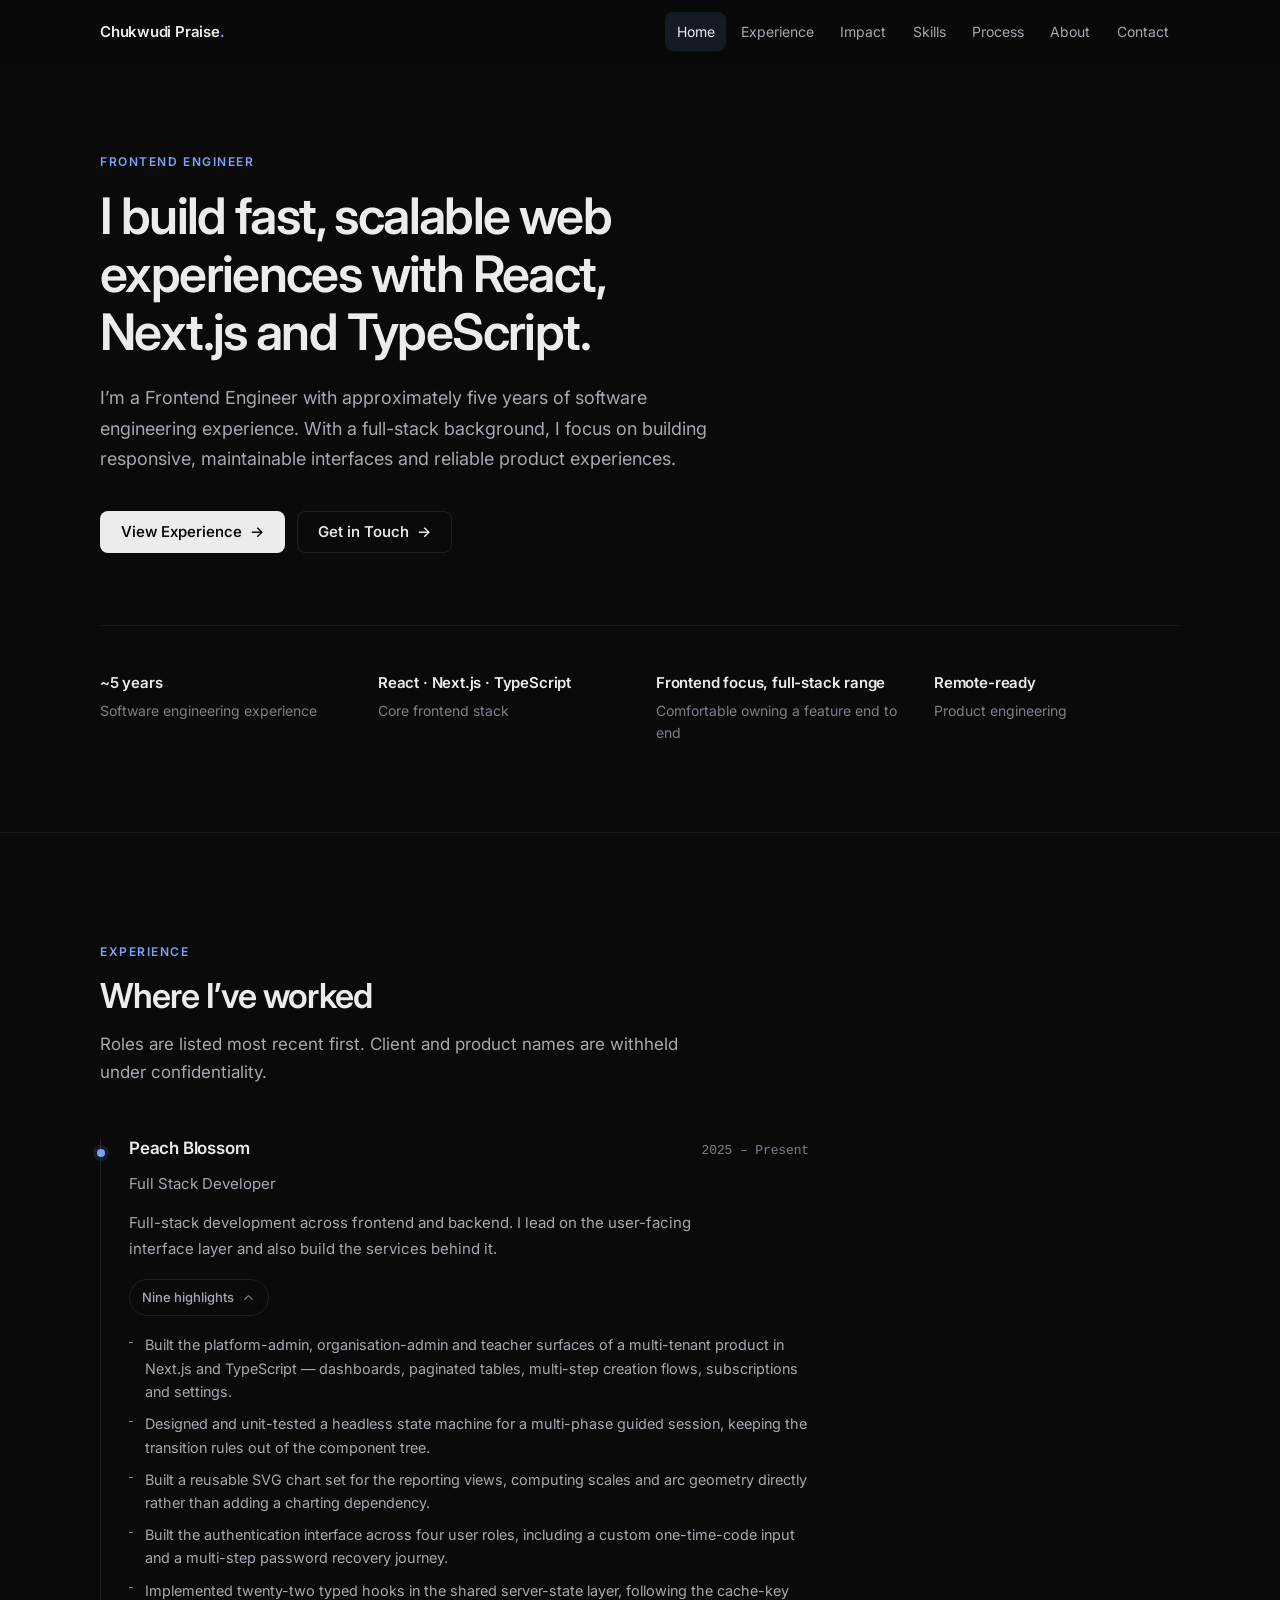
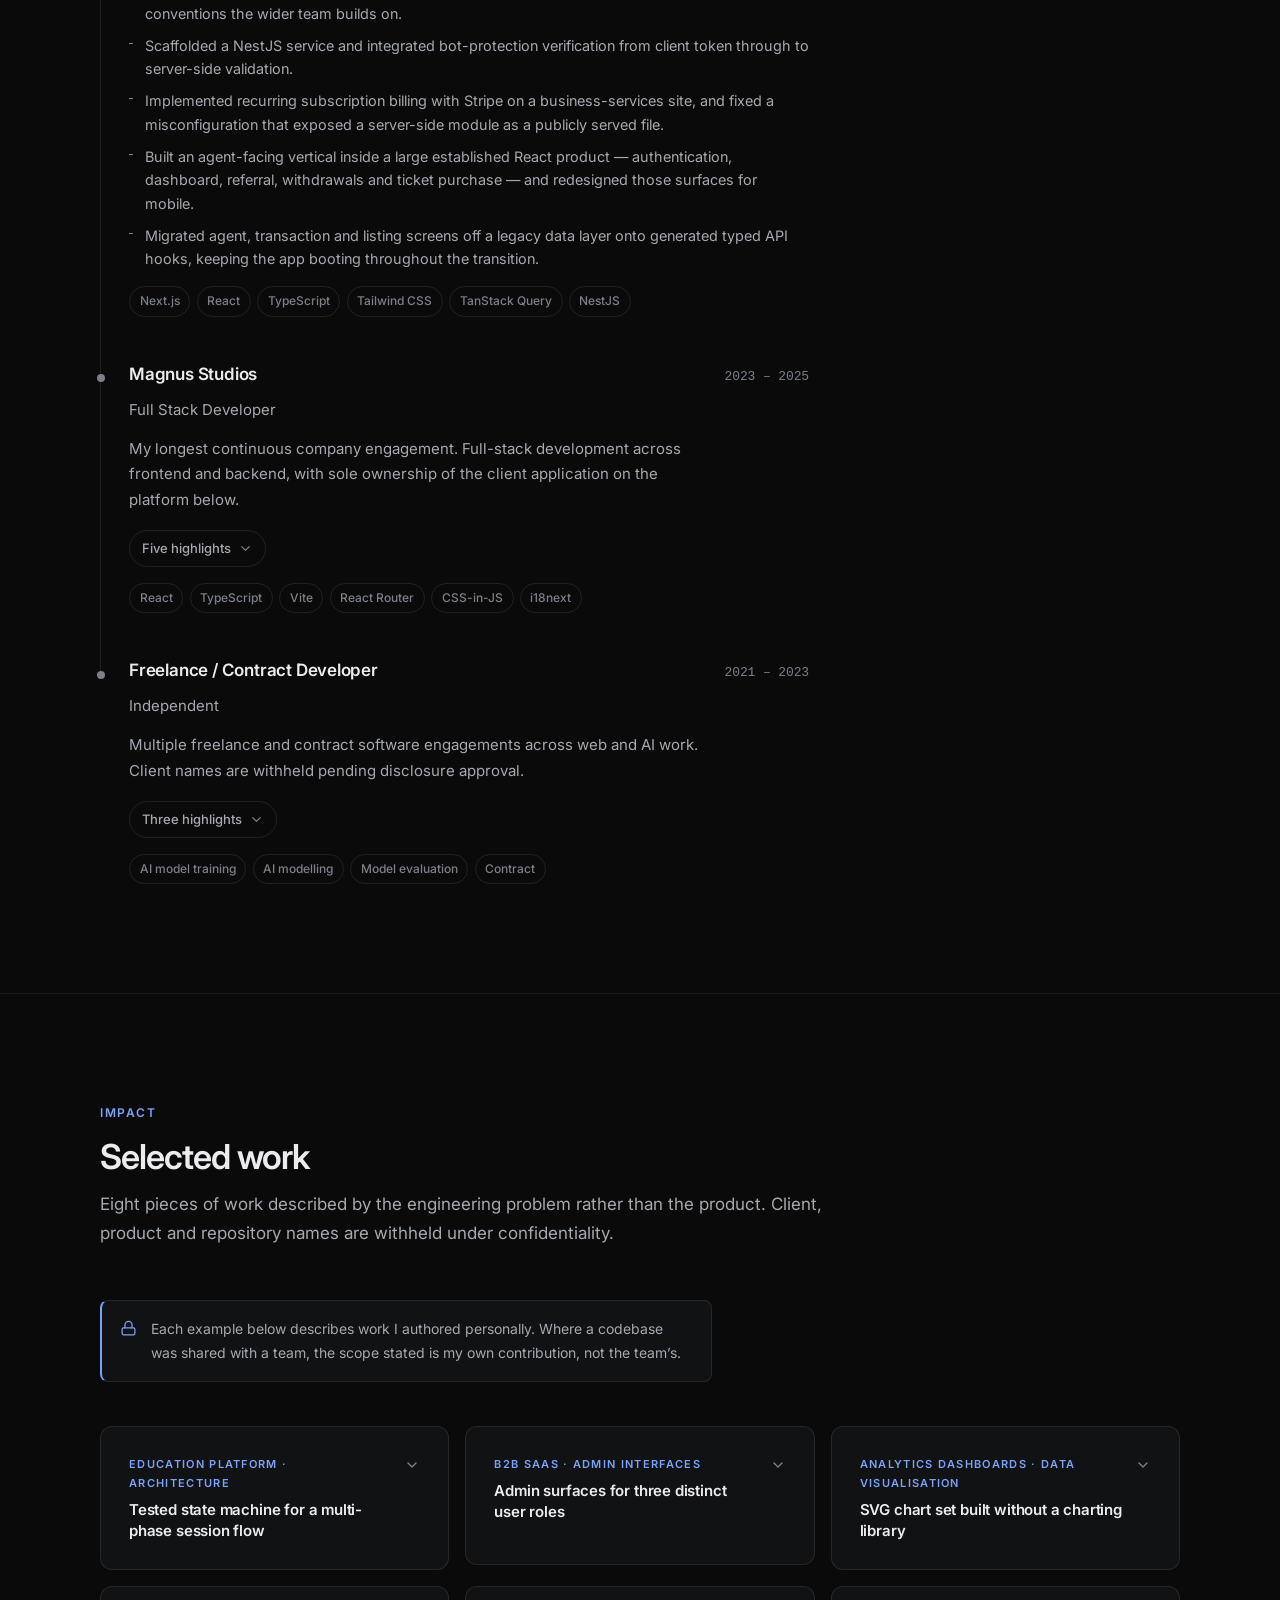
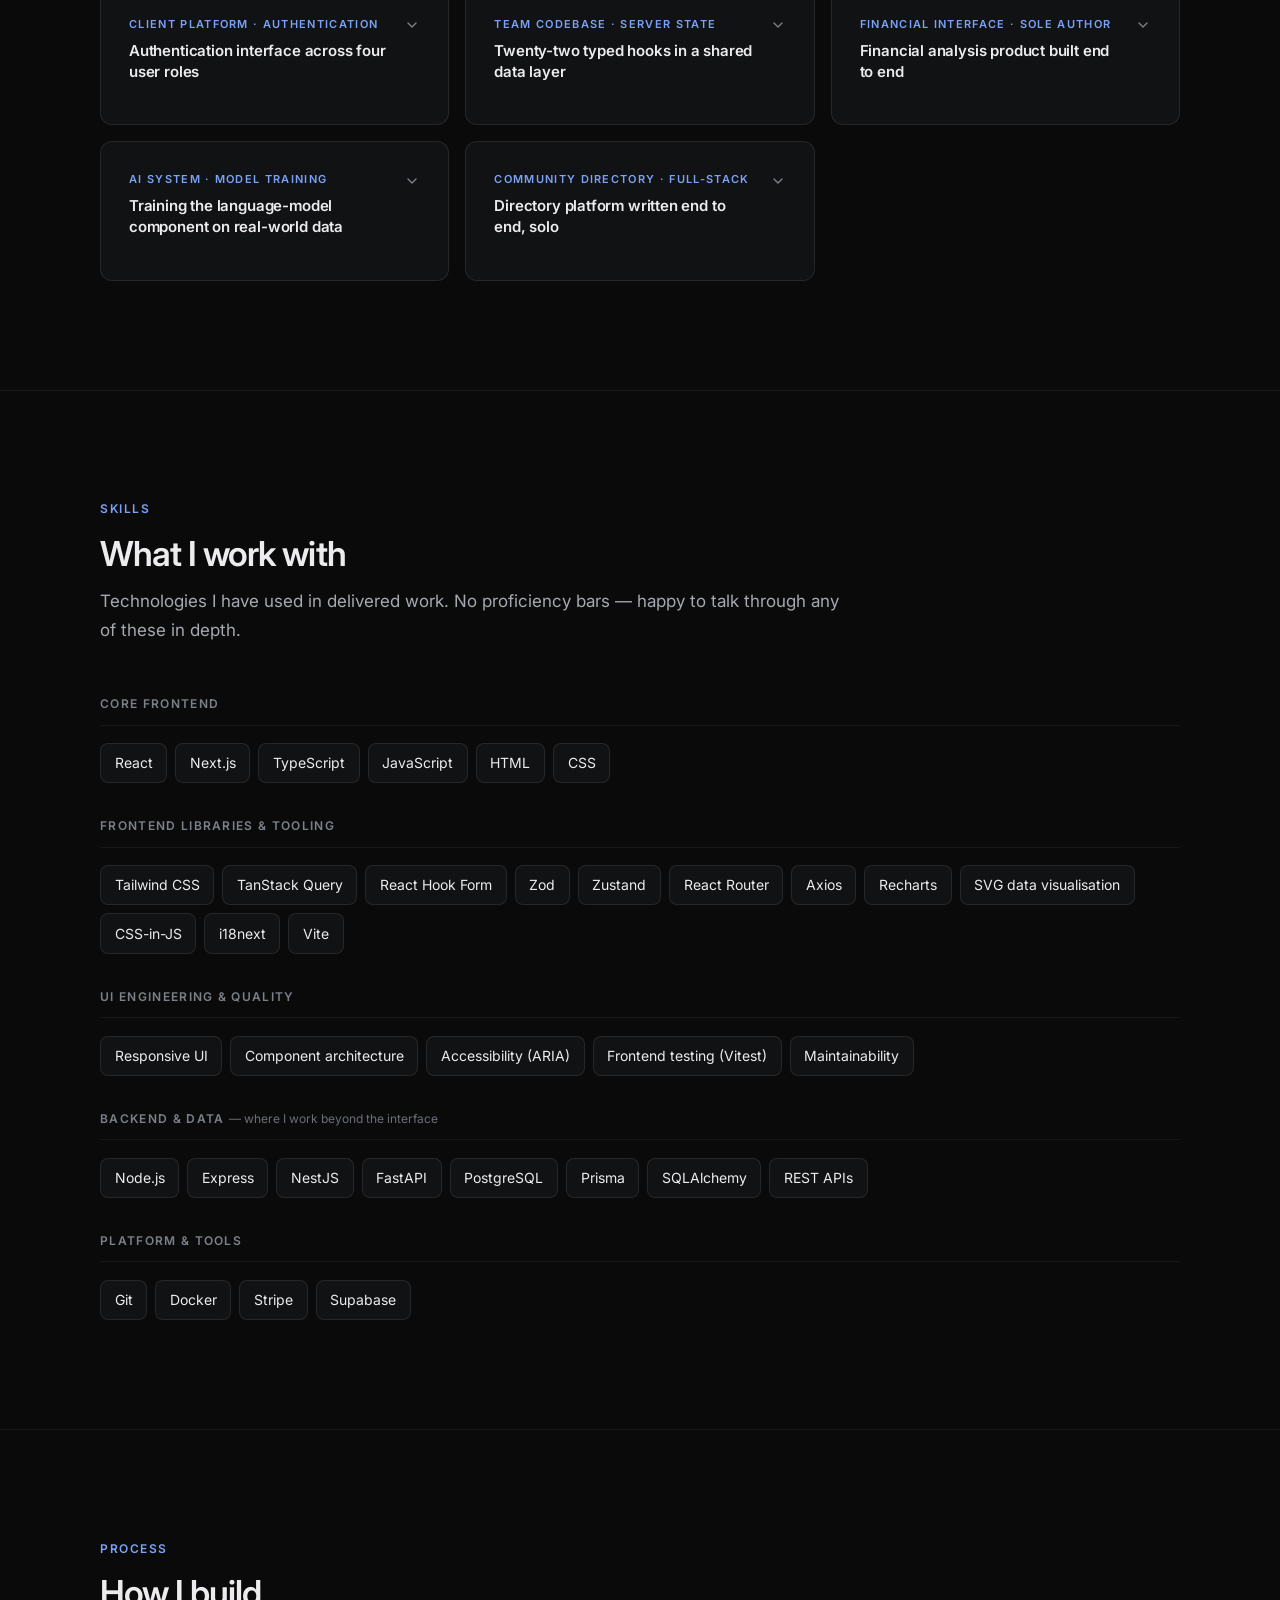
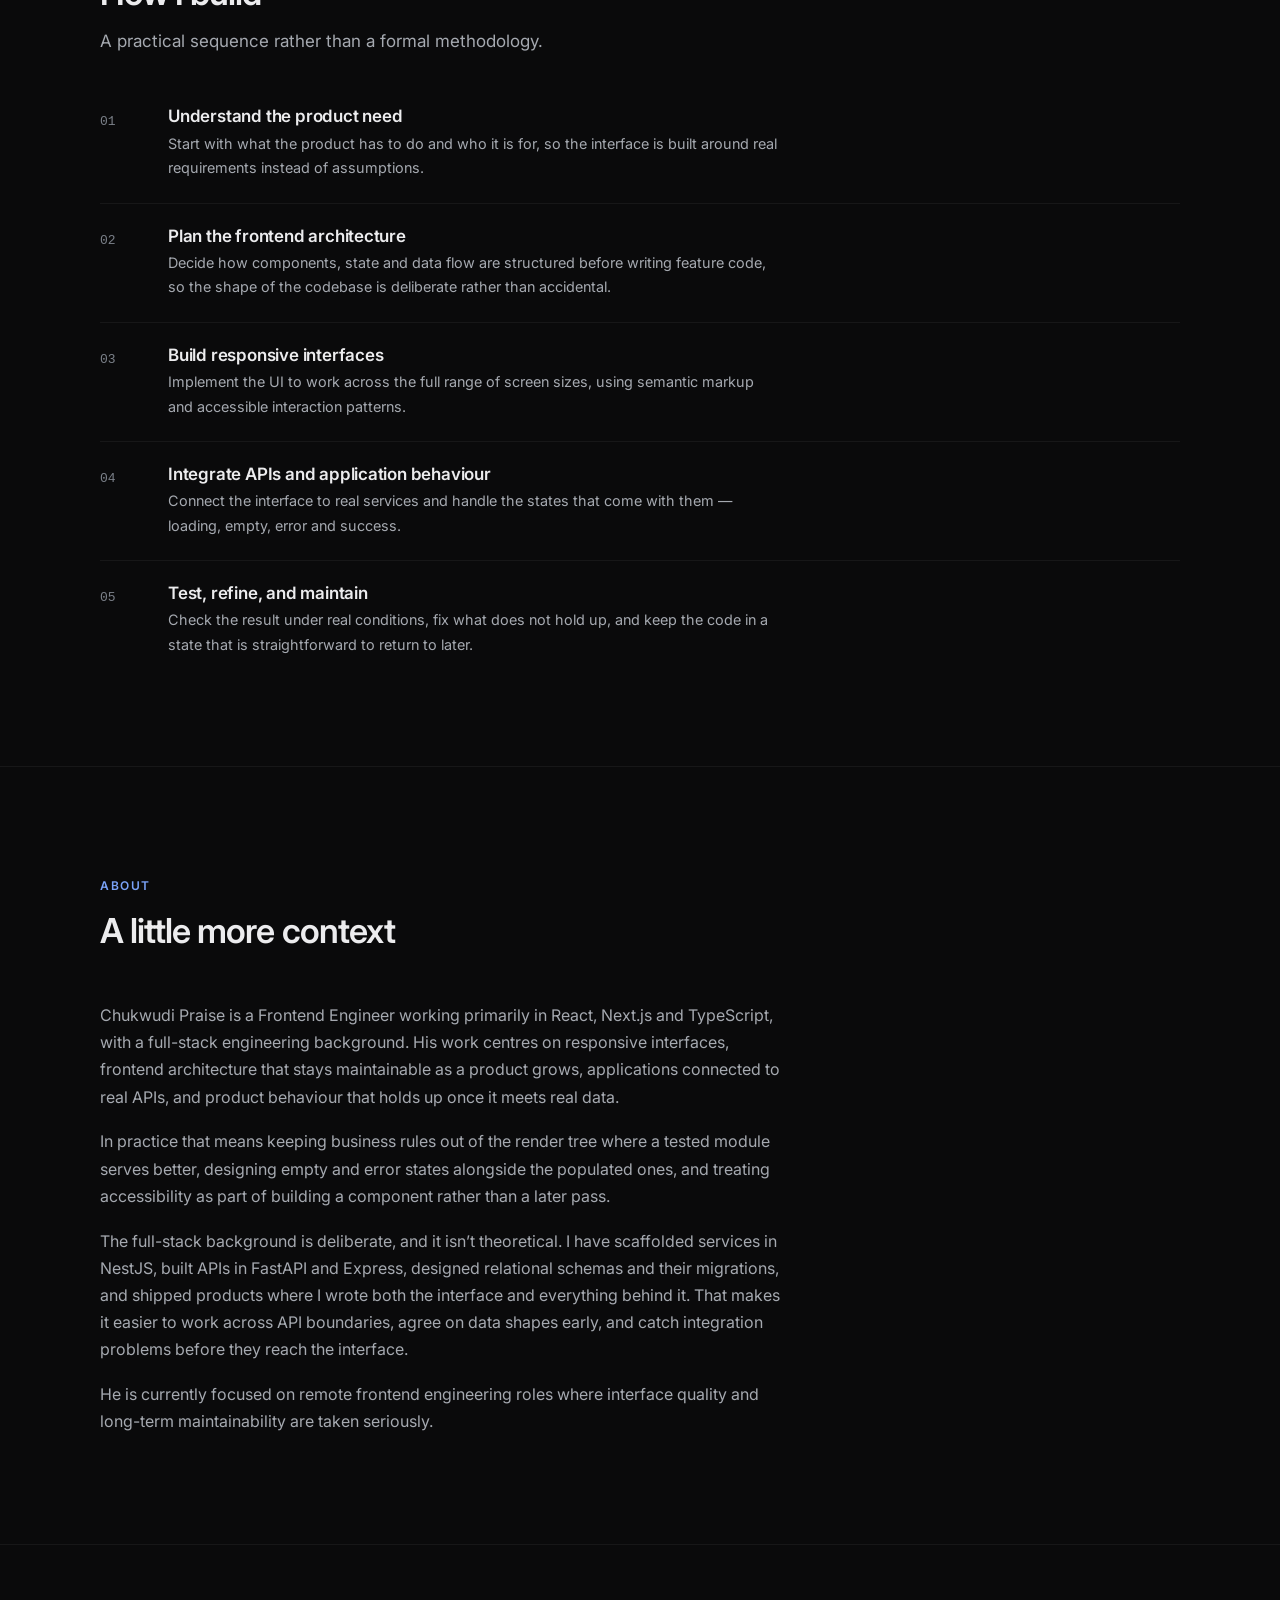
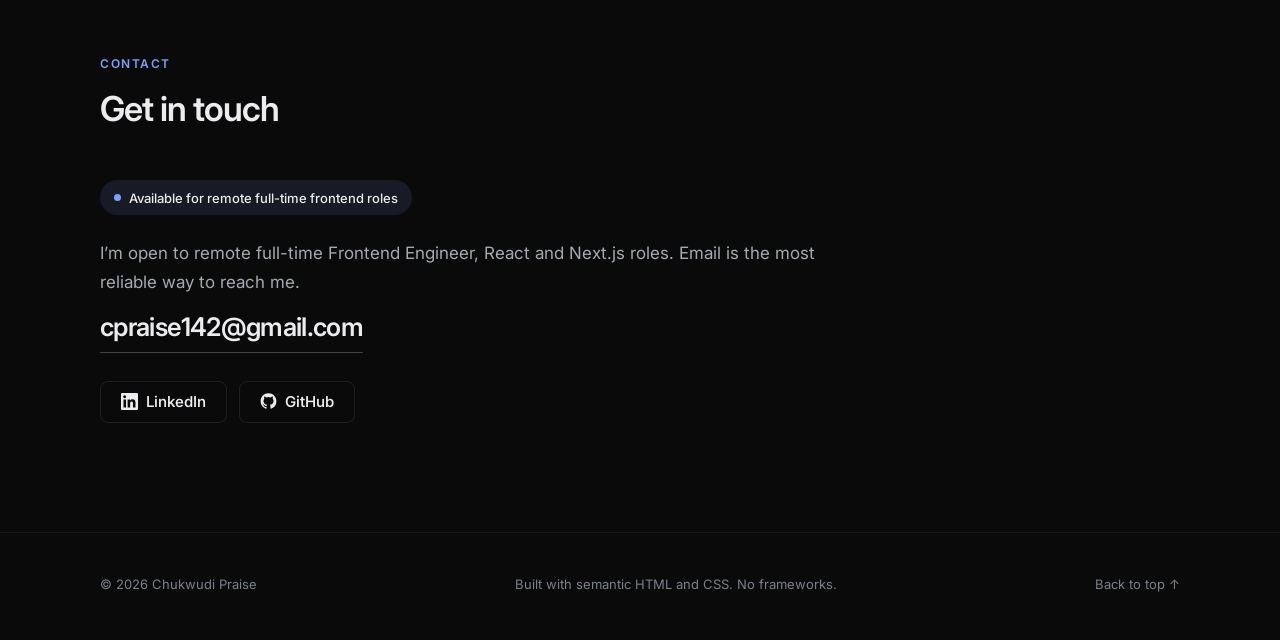
<file: index.html>
<!DOCTYPE html>
<html lang="en">
<head>
<meta charset="utf-8">
<meta name="viewport" content="width=device-width, initial-scale=1">
<title>Chukwudi Praise — Frontend Engineer</title>

<meta name="description" content="Chukwudi Praise is a Frontend Engineer building fast, scalable web experiences with React, Next.js and TypeScript. Available for remote full-time frontend roles.">
<meta name="author" content="Chukwudi Praise">
<meta name="theme-color" content="#0a0a0b">
<link rel="canonical" href="./">

<meta property="og:type" content="website">
<meta property="og:title" content="Chukwudi Praise — Frontend Engineer">
<meta property="og:description" content="Frontend Engineer building fast, scalable web experiences with React, Next.js and TypeScript.">
<meta property="og:locale" content="en_US">
<!-- Set once the production domain is known:
     <meta property="og:url" content="https://example.com/">
     <meta property="og:image" content="https://example.com/assets/og.png"> -->
<meta name="twitter:card" content="summary_large_image">
<meta name="twitter:title" content="Chukwudi Praise — Frontend Engineer">
<meta name="twitter:description" content="Frontend Engineer building fast, scalable web experiences with React, Next.js and TypeScript.">

<link rel="icon" href="data:image/svg+xml,%3Csvg xmlns='http://www.w3.org/2000/svg' viewBox='0 0 32 32'%3E%3Crect width='32' height='32' rx='7' fill='%230a0a0b'/%3E%3Ctext x='16' y='22' font-family='system-ui,sans-serif' font-size='14' font-weight='700' fill='%237aa2f7' text-anchor='middle'%3ECP%3C/text%3E%3C/svg%3E">

<link rel="preconnect" href="https://fonts.googleapis.com">
<link rel="preconnect" href="https://fonts.gstatic.com" crossorigin>
<link rel="stylesheet" href="https://fonts.googleapis.com/css2?family=Inter:wght@400..700&display=swap">
<link rel="stylesheet" href="assets/css/main.css">

<script>
/* Reveal-on-scroll is opt-in and fail-safe. The .js class enables the hidden
   start state; if main.js never initialises, it is dropped again so content
   can never be left invisible. */
document.documentElement.classList.add('js');
setTimeout(function () {
  if (!window.__revealReady) document.documentElement.classList.remove('js');
}, 1500);
</script>
</head>
<body>

<a class="skip-link" href="#main">Skip to content</a>

<header class="site-header" id="site-header">
  <div class="container header-inner">
    <a class="brand" href="#home">Chukwudi Praise<span class="brand-mark">.</span></a>

    <button class="nav-toggle" id="nav-toggle" type="button"
            aria-expanded="false" aria-controls="site-nav" aria-label="Open menu">
      <svg class="icon-open" width="20" height="20" viewBox="0 0 24 24" fill="none"
           stroke="currentColor" stroke-width="1.75" stroke-linecap="round" aria-hidden="true">
        <path d="M4 7h16M4 12h16M4 17h16"/>
      </svg>
      <svg class="icon-close" width="20" height="20" viewBox="0 0 24 24" fill="none"
           stroke="currentColor" stroke-width="1.75" stroke-linecap="round" aria-hidden="true">
        <path d="M6 6l12 12M18 6L6 18"/>
      </svg>
    </button>

    <nav class="site-nav" id="site-nav" aria-label="Primary">
      <ul class="nav-list">
        <li><a href="#home">Home</a></li>
        <li><a href="#experience">Experience</a></li>
        <li><a href="#impact">Impact</a></li>
        <li><a href="#skills">Skills</a></li>
        <li><a href="#process">Process</a></li>
        <li><a href="#about">About</a></li>
        <li><a href="#contact">Contact</a></li>
      </ul>
    </nav>
  </div>
</header>

<main id="main">

  <!-- ===================== HOME ===================== -->
  <section class="section hero" id="home" aria-labelledby="home-title">
    <div class="container">
      <span class="eyebrow">Frontend Engineer</span>
      <h1 id="home-title">I build fast, scalable web experiences with React, Next.js and TypeScript.</h1>
      <p class="hero-copy">
        I&rsquo;m a Frontend Engineer with approximately five years of software engineering
        experience. With a full-stack background, I focus on building responsive,
        maintainable interfaces and reliable product experiences.
      </p>

      <div class="hero-actions">
        <a class="btn btn-primary" href="#experience">
          View Experience <span class="arrow" aria-hidden="true">&rarr;</span>
        </a>
        <a class="btn btn-secondary" href="#contact">
          Get in Touch <span class="arrow" aria-hidden="true">&rarr;</span>
        </a>
      </div>

      <dl class="credibility">
        <div>
          <dt>~5 years</dt>
          <dd>Software engineering experience</dd>
        </div>
        <div>
          <dt>React &middot; Next.js &middot; TypeScript</dt>
          <dd>Core frontend stack</dd>
        </div>
        <div>
          <dt>Frontend focus, full-stack range</dt>
          <dd>Comfortable owning a feature end to end</dd>
        </div>
        <div>
          <dt>Remote-ready</dt>
          <dd>Product engineering</dd>
        </div>
      </dl>
    </div>
  </section>

  <!-- ===================== EXPERIENCE ===================== -->
  <section class="section" id="experience" aria-labelledby="experience-title">
    <div class="container">
      <div class="section-head reveal">
        <span class="eyebrow">Experience</span>
        <h2 id="experience-title">Where I&rsquo;ve worked</h2>
        <p class="lead">
          Roles are listed most recent first. Client and product names are withheld
          under confidentiality.
        </p>
      </div>

      <ol class="timeline">
        <li class="timeline-item reveal">
          <div class="timeline-head">
            <h3>Peach Blossom</h3>
            <span class="timeline-date">2025 &ndash; Present</span>
          </div>
          <span class="timeline-role">Full Stack Developer</span>
          <p>
            Full-stack development across frontend and backend. I lead on the user-facing
            interface layer and also build the services behind it.
          </p>
          <details class="disclosure role-disclosure" open>
            <summary>Nine highlights <svg class="chev" width="15" height="15" viewBox="0 0 24 24" fill="none" stroke="currentColor" stroke-width="2" stroke-linecap="round" stroke-linejoin="round" aria-hidden="true"><path d="M6 9l6 6 6-6"/></svg></summary>
            <ul class="role-points">
            <li>
              Built the platform-admin, organisation-admin and teacher surfaces of a
              multi-tenant product in Next.js and TypeScript &mdash; dashboards, paginated
              tables, multi-step creation flows, subscriptions and settings.
            </li>
            <li>
              Designed and unit-tested a headless state machine for a multi-phase guided
              session, keeping the transition rules out of the component tree.
            </li>
            <li>
              Built a reusable SVG chart set for the reporting views, computing scales and
              arc geometry directly rather than adding a charting dependency.
            </li>
            <li>
              Built the authentication interface across four user roles, including a custom
              one-time-code input and a multi-step password recovery journey.
            </li>
            <li>
              Implemented twenty-two typed hooks in the shared server-state layer, following
              the cache-key conventions the wider team builds on.
            </li>
            <li>
              Scaffolded a NestJS service and integrated bot-protection verification from
              client token through to server-side validation.
            </li>
            <li>
              Implemented recurring subscription billing with Stripe on a business-services
              site, and fixed a misconfiguration that exposed a server-side module as a
              publicly served file.
            </li>
            <li>
              Built an agent-facing vertical inside a large established React product &mdash;
              authentication, dashboard, referral, withdrawals and ticket purchase &mdash;
              and redesigned those surfaces for mobile.
            </li>
            <li>
              Migrated agent, transaction and listing screens off a legacy data layer onto
              generated typed API hooks, keeping the app booting throughout the transition.
            </li>
            </ul>
          </details>
          <ul class="tag-row">
            <li class="tag">Next.js</li>
            <li class="tag">React</li>
            <li class="tag">TypeScript</li>
            <li class="tag">Tailwind CSS</li>
            <li class="tag">TanStack Query</li>
            <li class="tag">NestJS</li>
          </ul>
        </li>

        <li class="timeline-item reveal">
          <div class="timeline-head">
            <h3>Magnus Studios</h3>
            <span class="timeline-date">2023 &ndash; 2025</span>
          </div>
          <span class="timeline-role">Full Stack Developer</span>
          <p>
            My longest continuous company engagement. Full-stack development across frontend
            and backend, with sole ownership of the client application on the platform below.
          </p>
          <details class="disclosure role-disclosure">
            <summary>Five highlights <svg class="chev" width="15" height="15" viewBox="0 0 24 24" fill="none" stroke="currentColor" stroke-width="2" stroke-linecap="round" stroke-linejoin="round" aria-hidden="true"><path d="M6 9l6 6 6-6"/></svg></summary>
            <ul class="role-points">
            <li>
              Sole frontend engineer on a commerce and collaboration platform, building the
              entire client application in React and TypeScript &mdash; marketplace and
              listing flows, cart and checkout, escrow, project groups, and role-gated
              administrative screens.
            </li>
            <li>
              Designed and implemented the application&rsquo;s API service layer, handling
              bearer-token authentication and client-side response caching behind a single
              interface the rest of the codebase consumed.
            </li>
            <li>
              Internationalised the product across four locales, structuring the translation
              layer so new copy and new languages could be added without touching components.
            </li>
            <li>
              Established the component system on CSS-in-JS design tokens, keeping spacing,
              colour and typography consistent as the surface area grew.
            </li>
            <li>
              Built the administrative analytics screens, including the charted reporting
              views used to review platform activity.
            </li>
            </ul>
          </details>
          <ul class="tag-row">
            <li class="tag">React</li>
            <li class="tag">TypeScript</li>
            <li class="tag">Vite</li>
            <li class="tag">React Router</li>
            <li class="tag">CSS-in-JS</li>
            <li class="tag">i18next</li>
          </ul>
        </li>

        <li class="timeline-item reveal">
          <div class="timeline-head">
            <h3>Freelance / Contract Developer</h3>
            <span class="timeline-date">2021 &ndash; 2023</span>
          </div>
          <span class="timeline-role">Independent</span>
          <p>
            Multiple freelance and contract software engagements across web and AI work.
            Client names are withheld pending disclosure approval.
          </p>
          <details class="disclosure role-disclosure">
            <summary>Three highlights <svg class="chev" width="15" height="15" viewBox="0 0 24 24" fill="none" stroke="currentColor" stroke-width="2" stroke-linecap="round" stroke-linejoin="round" aria-hidden="true"><path d="M6 9l6 6 6-6"/></svg></summary>
            <ul class="role-points">
            <li>
              Worked on AI model training and modelling pipelines using real-world data,
              including training and refining the language-model component responsible for
              understanding inputs and generating responses.
            </li>
            <li>
              Prepared and worked with real-world datasets for model training, shaping the
              data that went into each training cycle.
            </li>
            <li>
              Evaluated model behaviour across training iterations, improving how the system
              interpreted inputs and the appropriateness of its responses.
            </li>
            </ul>
          </details>
          <ul class="tag-row">
            <li class="tag">AI model training</li>
            <li class="tag">AI modelling</li>
            <li class="tag">Model evaluation</li>
            <li class="tag">Contract</li>
          </ul>
        </li>
      </ol>
    </div>
  </section>

  <!-- ===================== IMPACT ===================== -->
  <section class="section" id="impact" aria-labelledby="impact-title">
    <div class="container">
      <div class="section-head reveal">
        <span class="eyebrow">Impact</span>
        <h2 id="impact-title">Selected work</h2>
        <p class="lead">
          Eight pieces of work described by the engineering problem rather than the product.
          Client, product and repository names are withheld under confidentiality.
        </p>
      </div>

      <p class="notice reveal">
        <svg width="17" height="17" viewBox="0 0 24 24" fill="none" stroke="currentColor"
             stroke-width="1.75" stroke-linecap="round" stroke-linejoin="round" aria-hidden="true">
          <rect x="3" y="11" width="18" height="10" rx="2"/>
          <path d="M7 11V7a5 5 0 0 1 10 0v4"/>
        </svg>
        <span>
          Each example below describes work I authored personally. Where a codebase was
          shared with a team, the scope stated is my own contribution, not the team&rsquo;s.
        </span>
      </p>

      <div class="work-grid">

        <article class="work-card reveal">
          <details class="disclosure">
            <summary>
              <span class="summary-text">
                <span class="work-category">Education platform &middot; Architecture</span>
                <span class="work-title">Tested state machine for a multi-phase session flow</span>
              </span>
              <svg class="chev" width="16" height="16" viewBox="0 0 24 24" fill="none" stroke="currentColor" stroke-width="2" stroke-linecap="round" stroke-linejoin="round" aria-hidden="true"><path d="M6 9l6 6 6-6"/></svg>
            </summary>
          <dl>
            <dt>Problem</dt>
            <dd>
              A guided multi-phase learning session had rules about which step could follow
              which. Left in the components, that logic spreads across the render tree as
              conditionals and becomes impossible to test or reason about.
            </dd>
            <dt>Contribution</dt>
            <dd>
              Designed the flow as a headless, framework-independent state machine with a
              typed phase union and explicit transition guards, then wrote its unit test
              suite. Illegal transitions throw rather than putting the session into an
              undefined state.
            </dd>
            <dt>Outcome</dt>
            <dd>
              The session rules live in one tested module instead of the component tree, so
              the interface renders state rather than arbitrating it, and the invariants are
              enforced in code rather than by convention.
            </dd>
          </dl>
          <div class="work-tech">
            <span class="work-tech-label">Technology</span>
            <ul class="tag-row">
              <li class="tag">TypeScript</li>
              <li class="tag">Vitest</li>
              <li class="tag">React</li>
            </ul>
          </div>
          </details>
        </article>

        <article class="work-card reveal">
          <details class="disclosure">
            <summary>
              <span class="summary-text">
                <span class="work-category">B2B SaaS &middot; Admin interfaces</span>
                <span class="work-title">Admin surfaces for three distinct user roles</span>
              </span>
              <svg class="chev" width="16" height="16" viewBox="0 0 24 24" fill="none" stroke="currentColor" stroke-width="2" stroke-linecap="round" stroke-linejoin="round" aria-hidden="true"><path d="M6 9l6 6 6-6"/></svg>
            </summary>
          <dl>
            <dt>Problem</dt>
            <dd>
              A multi-tenant platform needed distinct surfaces for platform operators,
              organisation administrators and teaching staff, each covering dense tabular
              data, multi-step creation flows and subscription management.
            </dd>
            <dt>Contribution</dt>
            <dd>
              Built those surfaces in the Next.js App Router: dashboards, paginated entity
              tables, detail views, creation modals, plan and subscription screens, profile
              and settings. Designed the empty and error states alongside the populated ones.
            </dd>
            <dt>Outcome</dt>
            <dd>
              I own these modules end to end, and the shared table, pagination and modal
              components they introduced are reused across all three role surfaces.
            </dd>
          </dl>
          <div class="work-tech">
            <span class="work-tech-label">Technology</span>
            <ul class="tag-row">
              <li class="tag">Next.js</li>
              <li class="tag">React</li>
              <li class="tag">TypeScript</li>
              <li class="tag">Tailwind CSS</li>
            </ul>
          </div>
          </details>
        </article>

        <article class="work-card reveal">
          <details class="disclosure">
            <summary>
              <span class="summary-text">
                <span class="work-category">Analytics dashboards &middot; Data visualisation</span>
                <span class="work-title">SVG chart set built without a charting library</span>
              </span>
              <svg class="chev" width="16" height="16" viewBox="0 0 24 24" fill="none" stroke="currentColor" stroke-width="2" stroke-linecap="round" stroke-linejoin="round" aria-hidden="true"><path d="M6 9l6 6 6-6"/></svg>
            </summary>
          <dl>
            <dt>Problem</dt>
            <dd>
              Reporting screens needed line, donut and bar charts. Pulling in a charting
              library would have added a dependency for a small, well-defined set of shapes.
            </dd>
            <dt>Contribution</dt>
            <dd>
              Built the charts directly in SVG &mdash; deriving scale functions, grid lines and
              donut arc geometry from the data &mdash; as reusable components with typed props
              for series and colour. Each chart scales with its container via
              <code>viewBox</code> and exposes an accessible name.
            </dd>
            <dt>Outcome</dt>
            <dd>
              The application ships its reporting views with no charting dependency, and every
              chart is announced to assistive technology instead of being an unlabelled graphic.
            </dd>
          </dl>
          <div class="work-tech">
            <span class="work-tech-label">Technology</span>
            <ul class="tag-row">
              <li class="tag">SVG</li>
              <li class="tag">React</li>
              <li class="tag">TypeScript</li>
              <li class="tag">Accessibility</li>
            </ul>
          </div>
          </details>
        </article>

        <article class="work-card reveal">
          <details class="disclosure">
            <summary>
              <span class="summary-text">
                <span class="work-category">Client platform &middot; Authentication</span>
                <span class="work-title">Authentication interface across four user roles</span>
              </span>
              <svg class="chev" width="16" height="16" viewBox="0 0 24 24" fill="none" stroke="currentColor" stroke-width="2" stroke-linecap="round" stroke-linejoin="round" aria-hidden="true"><path d="M6 9l6 6 6-6"/></svg>
            </summary>
          <dl>
            <dt>Problem</dt>
            <dd>
              Four distinct user roles each needed their own entry path &mdash; registration,
              sign-in, email confirmation and a multi-step password recovery journey &mdash;
              without four divergent implementations of the same forms.
            </dd>
            <dt>Contribution</dt>
            <dd>
              Built the authentication interface across all four roles using route groups,
              with shared form components for login, registration, verification and password
              reset. Wrote a custom one-time-code input handling focus movement, paste and
              backspace, plus a drag-and-drop upload component.
            </dd>
            <dt>Outcome</dt>
            <dd>
              The four role journeys share one set of validated form components, and invalid
              fields are marked for assistive technology rather than signalled by colour alone.
            </dd>
          </dl>
          <div class="work-tech">
            <span class="work-tech-label">Technology</span>
            <ul class="tag-row">
              <li class="tag">Next.js</li>
              <li class="tag">React Hook Form</li>
              <li class="tag">TypeScript</li>
              <li class="tag">Accessibility</li>
            </ul>
          </div>
          </details>
        </article>

        <article class="work-card reveal">
          <details class="disclosure">
            <summary>
              <span class="summary-text">
                <span class="work-category">Team codebase &middot; Server state</span>
                <span class="work-title">Twenty-two typed hooks in a shared data layer</span>
              </span>
              <svg class="chev" width="16" height="16" viewBox="0 0 24 24" fill="none" stroke="currentColor" stroke-width="2" stroke-linecap="round" stroke-linejoin="round" aria-hidden="true"><path d="M6 9l6 6 6-6"/></svg>
            </summary>
          <dl>
            <dt>Problem</dt>
            <dd>
              A shared data-fetching layer had to cover invitations, user administration,
              streak tracking and profile mutations, with cache behaviour consistent enough
              that several engineers could extend it without stepping on each other.
            </dd>
            <dt>Contribution</dt>
            <dd>
              Implemented twenty-two typed query and mutation hooks in that layer, covering
              the invitation lifecycle, cross-role user listings, streak logic and profile,
              notification and image-upload mutations, following the shared key conventions.
            </dd>
            <dt>Outcome</dt>
            <dd>
              Those hooks became part of the layer the wider team builds on, and later
              contributors extended the same conventions rather than introducing a second
              fetching pattern.
            </dd>
          </dl>
          <div class="work-tech">
            <span class="work-tech-label">Technology</span>
            <ul class="tag-row">
              <li class="tag">TanStack Query</li>
              <li class="tag">TypeScript</li>
              <li class="tag">Axios</li>
            </ul>
          </div>
          </details>
        </article>

        <article class="work-card reveal">
          <details class="disclosure">
            <summary>
              <span class="summary-text">
                <span class="work-category">Financial interface &middot; Sole author</span>
                <span class="work-title">Financial analysis product built end to end</span>
              </span>
              <svg class="chev" width="16" height="16" viewBox="0 0 24 24" fill="none" stroke="currentColor" stroke-width="2" stroke-linecap="round" stroke-linejoin="round" aria-hidden="true"><path d="M6 9l6 6 6-6"/></svg>
            </summary>
          <dl>
            <dt>Problem</dt>
            <dd>
              A financial analysis tool accepted data as spreadsheets, CSV exports and pasted
              text. For a finance audience the interface can tolerate rough edges but must
              never present a total it cannot stand behind.
            </dd>
            <dt>Contribution</dt>
            <dd>
              Built the product end to end as sole author: the React interface with charted
              reporting and in-browser spreadsheet parsing, and the Python service behind it.
              Made the ingestion path normalise every input format to one representation, and
              gave the interface an explicit state for figures that could not be parsed.
            </dd>
            <dt>Outcome</dt>
            <dd>
              Unparseable input surfaces as a stated failure in the interface rather than a
              silently wrong total &mdash; the behaviour that mattered most to the audience.
            </dd>
          </dl>
          <div class="work-tech">
            <span class="work-tech-label">Technology</span>
            <ul class="tag-row">
              <li class="tag">React</li>
              <li class="tag">Recharts</li>
              <li class="tag">Vite</li>
              <li class="tag">FastAPI</li>
            </ul>
          </div>
          </details>
        </article>

        <article class="work-card reveal">
          <details class="disclosure">
            <summary>
              <span class="summary-text">
                <span class="work-category">AI system &middot; Model training</span>
                <span class="work-title">Training the language-model component on real-world data</span>
              </span>
              <svg class="chev" width="16" height="16" viewBox="0 0 24 24" fill="none" stroke="currentColor" stroke-width="2" stroke-linecap="round" stroke-linejoin="round" aria-hidden="true"><path d="M6 9l6 6 6-6"/></svg>
            </summary>
          <dl>
            <dt>Problem</dt>
            <dd>
              The language-model component of an AI system &mdash; the part responsible for
              interpreting what a user asked and producing a useful reply &mdash; had to work
              against messy real-world data rather than clean examples.
            </dd>
            <dt>Contribution</dt>
            <dd>
              Worked on the model training and modelling pipelines, preparing and shaping the
              real-world datasets that fed each training cycle, and training and refining the
              language-model component itself.
            </dd>
            <dt>Outcome</dt>
            <dd>
              Model behaviour was assessed across successive training iterations, improving
              how the system interpreted inputs and how appropriate its responses were.
            </dd>
          </dl>
          <div class="work-tech">
            <span class="work-tech-label">Technology</span>
            <ul class="tag-row">
              <li class="tag">AI model training</li>
              <li class="tag">AI modelling</li>
              <li class="tag">Model evaluation</li>
              <li class="tag">Real-world datasets</li>
            </ul>
          </div>
          </details>
        </article>

        <article class="work-card reveal">
          <details class="disclosure">
            <summary>
              <span class="summary-text">
                <span class="work-category">Community directory &middot; Full-stack</span>
                <span class="work-title">Directory platform written end to end, solo</span>
              </span>
              <svg class="chev" width="16" height="16" viewBox="0 0 24 24" fill="none" stroke="currentColor" stroke-width="2" stroke-linecap="round" stroke-linejoin="round" aria-hidden="true"><path d="M6 9l6 6 6-6"/></svg>
            </summary>
          <dl>
            <dt>Problem</dt>
            <dd>
              A searchable directory needed public browsing, member-submitted entries with
              image uploads, and an administrative side to review them &mdash; with no one
              else on the project to hand any layer to.
            </dd>
            <dt>Contribution</dt>
            <dd>
              Sole author across the whole stack: the server-rendered views, the Express
              application structured into controllers, models, routes and middleware, the
              relational schema and its migrations, session-based authentication with hashed
              passwords, and image upload with server-side processing.
            </dd>
            <dt>Outcome</dt>
            <dd>
              Shipped as one coherent codebase, including the migration and import tooling
              needed to move it onto a revised schema without losing existing data.
            </dd>
          </dl>
          <div class="work-tech">
            <span class="work-tech-label">Technology</span>
            <ul class="tag-row">
              <li class="tag">Node.js</li>
              <li class="tag">Express</li>
              <li class="tag">PostgreSQL</li>
              <li class="tag">Server-rendered views</li>
            </ul>
          </div>
          </details>
        </article>

      </div>
    </div>
  </section>

  <!-- ===================== SKILLS ===================== -->
  <section class="section" id="skills" aria-labelledby="skills-title">
    <div class="container">
      <div class="section-head reveal">
        <span class="eyebrow">Skills</span>
        <h2 id="skills-title">What I work with</h2>
        <p class="lead">
          Technologies I have used in delivered work. No proficiency bars &mdash; happy to
          talk through any of these in depth.
        </p>
      </div>

      <div class="skill-group reveal">
        <h3>Core frontend</h3>
        <ul class="chip-row">
          <li class="chip">React</li>
          <li class="chip">Next.js</li>
          <li class="chip">TypeScript</li>
          <li class="chip">JavaScript</li>
          <li class="chip">HTML</li>
          <li class="chip">CSS</li>
        </ul>
      </div>

      <div class="skill-group reveal">
        <h3>Frontend libraries &amp; tooling</h3>
        <ul class="chip-row">
          <li class="chip">Tailwind CSS</li>
          <li class="chip">TanStack Query</li>
          <li class="chip">React Hook Form</li>
          <li class="chip">Zod</li>
          <li class="chip">Zustand</li>
          <li class="chip">React Router</li>
          <li class="chip">Axios</li>
          <li class="chip">Recharts</li>
          <li class="chip">SVG data visualisation</li>
          <li class="chip">CSS-in-JS</li>
          <li class="chip">i18next</li>
          <li class="chip">Vite</li>
        </ul>
      </div>

      <div class="skill-group reveal">
        <h3>UI engineering &amp; quality</h3>
        <ul class="chip-row">
          <li class="chip">Responsive UI</li>
          <li class="chip">Component architecture</li>
          <li class="chip">Accessibility (ARIA)</li>
          <li class="chip">Frontend testing (Vitest)</li>
          <li class="chip">Maintainability</li>
        </ul>
      </div>

      <div class="skill-group reveal">
        <h3>Backend &amp; data <span class="skill-note">&mdash; where I work beyond the interface</span></h3>
        <ul class="chip-row">
          <li class="chip">Node.js</li>
          <li class="chip">Express</li>
          <li class="chip">NestJS</li>
          <li class="chip">FastAPI</li>
          <li class="chip">PostgreSQL</li>
          <li class="chip">Prisma</li>
          <li class="chip">SQLAlchemy</li>
          <li class="chip">REST APIs</li>
        </ul>
      </div>

      <div class="skill-group reveal">
        <h3>Platform &amp; tools</h3>
        <ul class="chip-row">
          <li class="chip">Git</li>
          <li class="chip">Docker</li>
          <li class="chip">Stripe</li>
          <li class="chip">Supabase</li>
        </ul>
      </div>
    </div>
  </section>

  <!-- ===================== PROCESS ===================== -->
  <section class="section" id="process" aria-labelledby="process-title">
    <div class="container">
      <div class="section-head reveal">
        <span class="eyebrow">Process</span>
        <h2 id="process-title">How I build</h2>
        <p class="lead">
          A practical sequence rather than a formal methodology.
        </p>
      </div>

      <ol class="process-list">
        <li class="reveal">
          <div>
            <h3>Understand the product need</h3>
            <p>
              Start with what the product has to do and who it is for, so the interface is
              built around real requirements instead of assumptions.
            </p>
          </div>
        </li>
        <li class="reveal">
          <div>
            <h3>Plan the frontend architecture</h3>
            <p>
              Decide how components, state and data flow are structured before writing
              feature code, so the shape of the codebase is deliberate rather than accidental.
            </p>
          </div>
        </li>
        <li class="reveal">
          <div>
            <h3>Build responsive interfaces</h3>
            <p>
              Implement the UI to work across the full range of screen sizes, using semantic
              markup and accessible interaction patterns.
            </p>
          </div>
        </li>
        <li class="reveal">
          <div>
            <h3>Integrate APIs and application behaviour</h3>
            <p>
              Connect the interface to real services and handle the states that come with
              them &mdash; loading, empty, error and success.
            </p>
          </div>
        </li>
        <li class="reveal">
          <div>
            <h3>Test, refine, and maintain</h3>
            <p>
              Check the result under real conditions, fix what does not hold up, and keep the
              code in a state that is straightforward to return to later.
            </p>
          </div>
        </li>
      </ol>
    </div>
  </section>

  <!-- ===================== ABOUT ===================== -->
  <section class="section" id="about" aria-labelledby="about-title">
    <div class="container">
      <div class="section-head reveal">
        <span class="eyebrow">About</span>
        <h2 id="about-title">A little more context</h2>
      </div>

      <div class="about-body reveal">
        <p>
          Chukwudi Praise is a Frontend Engineer working primarily in React, Next.js and
          TypeScript, with a full-stack engineering background. His work centres on
          responsive interfaces, frontend architecture that stays maintainable as a product
          grows, applications connected to real APIs, and product behaviour that holds up
          once it meets real data.
        </p>
        <p>
          In practice that means keeping business rules out of the render tree where a tested
          module serves better, designing empty and error states alongside the populated ones,
          and treating accessibility as part of building a component rather than a later pass.
        </p>
        <p>
          The full-stack background is deliberate, and it isn&rsquo;t theoretical. I have
          scaffolded services in NestJS, built APIs in FastAPI and Express, designed relational
          schemas and their migrations, and shipped products where I wrote both the interface
          and everything behind it. That makes it easier to work across API boundaries, agree
          on data shapes early, and catch integration problems before they reach the interface.
        </p>
        <p>
          He is currently focused on remote frontend engineering roles where interface quality
          and long-term maintainability are taken seriously.
        </p>
      </div>
    </div>
  </section>

  <!-- ===================== CONTACT ===================== -->
  <section class="section" id="contact" aria-labelledby="contact-title">
    <div class="container">
      <div class="section-head reveal">
        <span class="eyebrow">Contact</span>
        <h2 id="contact-title">Get in touch</h2>
      </div>

      <div class="reveal">
        <p class="availability">
          <span class="dot" aria-hidden="true"></span>
          Available for remote full-time frontend roles
        </p>

        <p class="lead">
          I&rsquo;m open to remote full-time Frontend Engineer, React and Next.js roles.
          Email is the most reliable way to reach me.
        </p>

        <a class="contact-email" href="mailto:cpraise142@gmail.com">cpraise142@gmail.com</a>

        <div class="contact-links">
          <a class="btn btn-secondary" href="https://www.linkedin.com/in/praise-chukwudi-598b61221/"
             target="_blank" rel="noopener noreferrer">
            <svg width="17" height="17" viewBox="0 0 24 24" fill="currentColor" aria-hidden="true">
              <path d="M20.45 20.45h-3.56v-5.57c0-1.33-.03-3.04-1.85-3.04-1.85 0-2.14 1.45-2.14 2.94v5.67H9.35V9h3.41v1.56h.05a3.74 3.74 0 0 1 3.37-1.85c3.6 0 4.27 2.37 4.27 5.46v6.28zM5.34 7.43a2.07 2.07 0 1 1 0-4.13 2.07 2.07 0 0 1 0 4.13zM7.12 20.45H3.55V9h3.57v11.45zM22.22 0H1.77C.79 0 0 .77 0 1.73v20.54C0 23.22.79 24 1.77 24h20.45c.98 0 1.78-.78 1.78-1.73V1.73C24 .77 23.2 0 22.22 0z"/>
            </svg>
            LinkedIn
          </a>
          <a class="btn btn-secondary" href="https://github.com/Praisexx"
             target="_blank" rel="noopener noreferrer">
            <svg width="17" height="17" viewBox="0 0 24 24" fill="currentColor" aria-hidden="true">
              <path d="M12 .5C5.73.5.9 5.34.9 11.6c0 4.9 3.18 9.06 7.6 10.53.56.1.76-.24.76-.53l-.01-2.07c-3.1.67-3.75-1.3-3.75-1.3-.5-1.29-1.24-1.64-1.24-1.64-1.02-.69.08-.68.08-.68 1.12.08 1.71 1.15 1.71 1.15 1 1.72 2.63 1.22 3.27.94.1-.73.39-1.22.71-1.5-2.48-.28-5.08-1.24-5.08-5.52 0-1.22.43-2.21 1.14-2.99-.11-.28-.5-1.42.11-2.95 0 0 .93-.3 3.05 1.14a10.5 10.5 0 0 1 5.56 0c2.12-1.44 3.05-1.14 3.05-1.14.61 1.53.23 2.67.11 2.95.71.78 1.14 1.77 1.14 2.99 0 4.29-2.6 5.23-5.09 5.51.4.35.76 1.03.76 2.08l-.01 3.08c0 .3.2.64.77.53a11.11 11.11 0 0 0 7.59-10.53C23.1 5.34 18.27.5 12 .5z"/>
            </svg>
            GitHub
          </a>
        </div>
      </div>
    </div>
  </section>

</main>

<footer class="site-footer">
  <div class="container footer-inner">
    <span>&copy; 2026 Chukwudi Praise</span>
    <span>Built with semantic HTML and CSS. No frameworks.</span>
    <a href="#home">Back to top &uarr;</a>
  </div>
</footer>

<script src="assets/js/main.js" defer></script>
</body>
</html>
</file>
<file: assets/css/main.css>
/* ==========================================================================
   Chukwudi Praise — Frontend Engineer
   Hand-authored CSS. No framework, no build step, one stylesheet.
   ========================================================================== */

/* --------------------------------------------------------------------------
   1. Tokens
   -------------------------------------------------------------------------- */
:root {
  /* Surfaces */
  --bg:          #0a0a0b;
  --surface:     #111214;
  --surface-2:   #17181b;
  --line:        rgba(255, 255, 255, 0.09);
  --line-soft:   rgba(255, 255, 255, 0.055);

  /* Text */
  --text:        #ececee;
  --text-2:      #a5a9b0;
  --text-3:      #7b8089;

  /* Accent — used sparingly: links, active states, focus, small marks */
  --accent:      #7aa2f7;
  --accent-soft: rgba(122, 162, 247, 0.11);

  /* Type */
  --font: "Inter", ui-sans-serif, system-ui, -apple-system, "Segoe UI",
          Roboto, "Helvetica Neue", Arial, sans-serif;
  --mono: ui-monospace, SFMono-Regular, "SF Mono", Menlo, Consolas, monospace;

  /* Metrics */
  --header-h:    64px;
  --radius:      12px;
  --radius-sm:   8px;
  --measure:     68ch;

  /* Motion */
  --ease:        cubic-bezier(0.22, 0.61, 0.36, 1);
  --dur:         200ms;
}

/* --------------------------------------------------------------------------
   2. Reset & base
   -------------------------------------------------------------------------- */
*,
*::before,
*::after { box-sizing: border-box; }

* { margin: 0; }

html {
  -webkit-text-size-adjust: 100%;
  scroll-padding-top: calc(var(--header-h) + 1.5rem);
}

@media (prefers-reduced-motion: no-preference) {
  html { scroll-behavior: smooth; }
}

body {
  background: var(--bg);
  color: var(--text);
  font-family: var(--font);
  font-size: 1rem;
  line-height: 1.7;
  font-synthesis-weight: none;
  text-rendering: optimizeLegibility;
  -webkit-font-smoothing: antialiased;
  -moz-osx-font-smoothing: grayscale;
  overflow-wrap: break-word;
}

h1, h2, h3, h4 {
  line-height: 1.15;
  font-weight: 600;
  letter-spacing: -0.022em;
  text-wrap: balance;
}

h1 { font-size: clamp(2rem, 1.2rem + 3.1vw, 3.15rem); letter-spacing: -0.032em; }
h2 { font-size: clamp(1.55rem, 1.2rem + 1.5vw, 2.15rem); letter-spacing: -0.028em; }
h3 { font-size: 1.0625rem; letter-spacing: -0.012em; }

p { text-wrap: pretty; }

a { color: inherit; }

code {
  font-family: var(--mono);
  font-size: 0.9em;
  padding: 0.08em 0.36em;
  border-radius: 4px;
  background: var(--surface-2);
  color: var(--text);
}

ul, ol { padding: 0; list-style: none; }

img, svg { display: block; max-width: 100%; }

:focus-visible {
  outline: 2px solid var(--accent);
  outline-offset: 3px;
  border-radius: 3px;
}
:focus:not(:focus-visible) { outline: none; }

::selection { background: var(--accent); color: #06070a; }

/* --------------------------------------------------------------------------
   3. Layout primitives
   -------------------------------------------------------------------------- */
.container {
  width: min(100% - 2.5rem, 1080px);
  margin-inline: auto;
}

.section {
  padding-block: clamp(4.25rem, 8.5vw, 7rem);
  border-top: 1px solid var(--line-soft);
  scroll-margin-top: var(--header-h);
}

.section-head { margin-bottom: clamp(2.25rem, 4.5vw, 3.25rem); }

.eyebrow {
  display: block;
  font-size: 0.75rem;
  font-weight: 600;
  letter-spacing: 0.13em;
  text-transform: uppercase;
  color: var(--accent);
  margin-bottom: 0.9rem;
}

.section-head h2 { margin-bottom: 0.85rem; }

.lead {
  color: var(--text-2);
  font-size: clamp(1rem, 0.95rem + 0.25vw, 1.0625rem);
  max-width: var(--measure);
}

.visually-hidden {
  position: absolute;
  width: 1px; height: 1px;
  padding: 0; margin: -1px;
  overflow: hidden;
  clip-path: inset(50%);
  white-space: nowrap;
}

/* --------------------------------------------------------------------------
   4. Skip link
   -------------------------------------------------------------------------- */
.skip-link {
  position: absolute;
  top: 0.5rem;
  left: 0.5rem;
  z-index: 200;
  padding: 0.65rem 1rem;
  background: var(--accent);
  color: #06070a;
  font-size: 0.875rem;
  font-weight: 600;
  border-radius: var(--radius-sm);
  text-decoration: none;
  transform: translateY(-160%);
  transition: transform var(--dur) var(--ease);
}
.skip-link:focus { transform: translateY(0); }

/* --------------------------------------------------------------------------
   5. Header / navigation
   -------------------------------------------------------------------------- */
.site-header {
  position: sticky;
  top: 0;
  z-index: 100;
  height: var(--header-h);
  background: color-mix(in srgb, var(--bg) 88%, transparent);
  border-bottom: 1px solid transparent;
  transition: border-color var(--dur) var(--ease),
              background-color var(--dur) var(--ease);
}

@supports (backdrop-filter: blur(8px)) {
  .site-header { backdrop-filter: blur(10px); }
}

.site-header[data-stuck="true"] {
  border-bottom-color: var(--line);
  background: color-mix(in srgb, var(--bg) 94%, transparent);
}

.header-inner {
  display: flex;
  align-items: center;
  justify-content: space-between;
  gap: 1.5rem;
  height: 100%;
}

.brand {
  font-size: 0.9375rem;
  font-weight: 600;
  letter-spacing: -0.015em;
  text-decoration: none;
  white-space: nowrap;
}
.brand .brand-mark { color: var(--accent); }

.nav-list {
  display: flex;
  align-items: center;
  gap: 0.25rem;
}

.nav-list a {
  display: block;
  padding: 0.45rem 0.7rem;
  font-size: 0.875rem;
  color: var(--text-2);
  text-decoration: none;
  border-radius: var(--radius-sm);
  transition: color var(--dur) var(--ease),
              background-color var(--dur) var(--ease);
}

.nav-list a:hover { color: var(--text); background: var(--surface-2); }
.nav-list a[aria-current="true"] { color: var(--text); background: var(--accent-soft); }

.nav-toggle {
  display: none;
  align-items: center;
  justify-content: center;
  width: 40px; height: 40px;
  padding: 0;
  background: transparent;
  border: 1px solid var(--line);
  border-radius: var(--radius-sm);
  color: var(--text);
  cursor: pointer;
  transition: background-color var(--dur) var(--ease);
}
.nav-toggle:hover { background: var(--surface-2); }
.nav-toggle .icon-close { display: none; }
.nav-toggle[aria-expanded="true"] .icon-open { display: none; }
.nav-toggle[aria-expanded="true"] .icon-close { display: block; }

@media (max-width: 860px) {
  .nav-toggle { display: inline-flex; }

  .site-nav {
    position: fixed;
    inset: var(--header-h) 0 auto 0;
    background: var(--bg);
    border-bottom: 1px solid var(--line);
    padding: 0.5rem 0 1rem;
    display: none;
  }
  .site-nav[data-open="true"] { display: block; }

  /* Dim the page beneath the open panel. pointer-events:none is deliberate:
     the click falls through to content outside the header, which is what the
     outside-click handler listens for, so tapping the scrim closes the menu. */
  .site-nav::after {
    content: "";
    position: absolute;
    top: 100%;
    left: 0;
    right: 0;
    height: 100vh;
    background: rgba(5, 5, 6, 0.66);
    pointer-events: none;
  }

  .nav-list {
    flex-direction: column;
    align-items: stretch;
    gap: 0;
    width: min(100% - 2.5rem, 1080px);
    margin-inline: auto;
  }
  .nav-list a {
    padding: 0.8rem 0.75rem;
    font-size: 0.9375rem;
    border-bottom: 1px solid var(--line-soft);
    border-radius: 0;
  }
  .nav-list li:last-child a { border-bottom: none; }
}

/* --------------------------------------------------------------------------
   6. Buttons
   -------------------------------------------------------------------------- */
.btn {
  display: inline-flex;
  align-items: center;
  gap: 0.5rem;
  padding: 0.7rem 1.25rem;
  font-family: inherit;
  font-size: 0.9375rem;
  font-weight: 550;
  line-height: 1.2;
  text-decoration: none;
  border: 1px solid transparent;
  border-radius: var(--radius-sm);
  cursor: pointer;
  transition: background-color var(--dur) var(--ease),
              border-color var(--dur) var(--ease),
              color var(--dur) var(--ease);
}

.btn-primary { background: var(--text); color: #08090b; }
.btn-primary:hover { background: #fff; }

.btn-secondary { border-color: var(--line); color: var(--text); }
.btn-secondary:hover { background: var(--surface-2); border-color: rgba(255,255,255,0.16); }

.btn .arrow { transition: transform var(--dur) var(--ease); }
@media (prefers-reduced-motion: no-preference) {
  .btn:hover .arrow { transform: translateX(3px); }
}

/* --------------------------------------------------------------------------
   7. Hero
   -------------------------------------------------------------------------- */
.hero {
  padding-top: clamp(3.5rem, 7vw, 5.5rem);
  padding-bottom: clamp(3.5rem, 7vw, 5.5rem);
  border-top: none;
}

.hero h1 { margin-bottom: 1.4rem; max-width: 20ch; }

.hero-copy {
  color: var(--text-2);
  font-size: clamp(1rem, 0.95rem + 0.3vw, 1.125rem);
  max-width: 58ch;
  margin-bottom: 2.25rem;
}

.hero-actions {
  display: flex;
  flex-wrap: wrap;
  gap: 0.75rem;
}

/* Credibility strip */
.credibility {
  margin-top: clamp(3rem, 6vw, 4.5rem);
  padding-top: clamp(2rem, 4vw, 2.75rem);
  border-top: 1px solid var(--line-soft);
  display: grid;
  gap: 1.75rem 2rem;
  grid-template-columns: repeat(auto-fit, minmax(200px, 1fr));
}

.credibility dt {
  font-size: 0.9375rem;
  font-weight: 600;
  color: var(--text);
  margin-bottom: 0.3rem;
  letter-spacing: -0.012em;
}
.credibility dd {
  margin: 0;
  font-size: 0.875rem;
  color: var(--text-3);
  line-height: 1.55;
}

/* --------------------------------------------------------------------------
   8. Experience timeline
   -------------------------------------------------------------------------- */
.timeline { display: grid; gap: 0; }

.timeline-item {
  position: relative;
  padding-left: 1.75rem;
  padding-bottom: clamp(2.25rem, 4vw, 3rem);
  border-left: 1px solid var(--line);
}
.timeline-item:last-child { padding-bottom: 0; border-left-color: transparent; }
.timeline-item:last-child::after {
  content: "";
  position: absolute;
  left: -1px; top: 0; bottom: auto; height: 0.65rem;
  border-left: 1px solid var(--line);
}

.timeline-item::before {
  content: "";
  position: absolute;
  left: -4.5px;
  top: 0.6rem;
  width: 8px; height: 8px;
  border-radius: 50%;
  background: var(--text-3);
}
.timeline-item:first-child::before {
  background: var(--accent);
  box-shadow: 0 0 0 4px var(--accent-soft);
}

.timeline-head {
  display: flex;
  flex-wrap: wrap;
  align-items: baseline;
  justify-content: space-between;
  gap: 0.35rem 1.5rem;
  margin-bottom: 0.55rem;
  /* Keep the date near the role rather than pinned to the viewport edge. */
  max-width: var(--measure);
}

.timeline-item h3 { margin: 0; }

.timeline-role {
  display: block;
  font-size: 0.9375rem;
  color: var(--text-2);
  margin-bottom: 0.85rem;
}

.timeline-date {
  font-family: var(--mono);
  font-size: 0.8125rem;
  color: var(--text-3);
  white-space: nowrap;
  letter-spacing: -0.01em;
}

.timeline-item p {
  color: var(--text-2);
  font-size: 0.9375rem;
  max-width: var(--measure);
}

.role-points {
  margin: 1.1rem 0 0;
  display: grid;
  gap: 0.55rem;
  max-width: var(--measure);
}

.role-points li {
  position: relative;
  padding-left: 1rem;
  font-size: 0.9rem;
  line-height: 1.62;
  color: var(--text-2);
}

.role-points li::before {
  content: "";
  position: absolute;
  left: 0;
  top: 0.62em;
  width: 4px;
  height: 1px;
  background: var(--text-3);
}

.tag-row {
  display: flex;
  flex-wrap: wrap;
  gap: 0.4rem;
  margin-top: 1rem;
}

.tag {
  font-size: 0.75rem;
  font-weight: 500;
  color: var(--text-3);
  padding: 0.25rem 0.6rem;
  border: 1px solid var(--line);
  border-radius: 100px;
  white-space: nowrap;
}

/* --------------------------------------------------------------------------
   9. Notice (confidentiality / disclosure)
   -------------------------------------------------------------------------- */
.notice {
  display: flex;
  gap: 0.85rem;
  padding: 1rem 1.15rem;
  margin-bottom: clamp(2rem, 4vw, 2.75rem);
  background: var(--surface);
  border: 1px solid var(--line);
  border-left: 2px solid var(--accent);
  border-radius: var(--radius-sm);
  font-size: 0.875rem;
  color: var(--text-2);
  max-width: var(--measure);
}
.notice svg { flex: none; margin-top: 0.2rem; color: var(--accent); }

/* --------------------------------------------------------------------------
   10. Card grid (impact / skills)
   -------------------------------------------------------------------------- */
.grid {
  display: grid;
  gap: 1rem;
  grid-template-columns: repeat(auto-fit, minmax(270px, 1fr));
}

.card {
  padding: clamp(1.25rem, 2.5vw, 1.6rem);
  background: var(--surface);
  border: 1px solid var(--line);
  border-radius: var(--radius);
  transition: border-color var(--dur) var(--ease);
}
.card:hover { border-color: rgba(255, 255, 255, 0.16); }

.card h3 { margin-bottom: 0.55rem; }

.card p {
  color: var(--text-2);
  font-size: 0.9rem;
  line-height: 1.65;
}

.card-index {
  display: block;
  font-family: var(--mono);
  font-size: 0.75rem;
  color: var(--text-3);
  margin-bottom: 0.9rem;
}

/* --------------------------------------------------------------------------
   10b. Work example cards (Impact)
   -------------------------------------------------------------------------- */
.work-grid {
  display: grid;
  gap: 1rem;
  grid-template-columns: repeat(auto-fit, minmax(330px, 1fr));
  /* Each card sizes to its own content. Without this, grid stretches every card
     in a row to match the tallest, so opening one inflates its neighbours. */
  align-items: start;
}

.work-card {
  display: flex;
  flex-direction: column;
  padding: clamp(1.35rem, 2.5vw, 1.75rem);
  background: var(--surface);
  border: 1px solid var(--line);
  border-radius: var(--radius);
  transition: border-color var(--dur) var(--ease);
}
.work-card:hover { border-color: rgba(255, 255, 255, 0.16); }

.work-category {
  display: block;
  font-size: 0.6875rem;
  font-weight: 600;
  letter-spacing: 0.12em;
  text-transform: uppercase;
  color: var(--accent);
  margin-bottom: 1.15rem;
}

.work-card dl { margin: 0; }

.work-card dt {
  font-size: 0.6875rem;
  font-weight: 600;
  letter-spacing: 0.09em;
  text-transform: uppercase;
  color: var(--text-3);
  margin-bottom: 0.3rem;
}

.work-card dd {
  margin: 0 0 1.05rem;
  font-size: 0.9rem;
  line-height: 1.62;
  color: var(--text-2);
}
.work-card dd:last-of-type { margin-bottom: 0; }

/* Push the technology row to the card foot so cards in a row align. */
.work-tech {
  padding-top: 1.15rem;
  border-top: 1px solid var(--line-soft);
}
.work-tech .tag-row { margin-top: 0.55rem; }

.work-tech-label {
  display: block;
  font-size: 0.6875rem;
  font-weight: 600;
  letter-spacing: 0.09em;
  text-transform: uppercase;
  color: var(--text-3);
}

/* --------------------------------------------------------------------------
   10c. Disclosure (native <details>) — used by work cards and role highlights
   -------------------------------------------------------------------------- */
.disclosure > summary {
  display: flex;
  align-items: flex-start;
  gap: 0.75rem;
  cursor: pointer;
  list-style: none;               /* Firefox */
  border-radius: var(--radius-sm);
}
.disclosure > summary::-webkit-details-marker { display: none; }  /* Safari */

.disclosure > summary:focus-visible {
  outline: 2px solid var(--accent);
  outline-offset: 4px;
}

.summary-text { flex: 1; min-width: 0; }

/* Chevron sits at the end and turns when the panel opens. */
.chev {
  flex: none;
  margin-top: 0.15rem;
  color: var(--text-3);
  transition: transform var(--dur) var(--ease), color var(--dur) var(--ease);
}
.disclosure > summary:hover .chev { color: var(--text); }
.disclosure[open] > summary .chev { transform: rotate(180deg); }

@media (prefers-reduced-motion: reduce) {
  .chev { transition: none; }
}

/* --- work cards --------------------------------------------------------- */
.work-card > .disclosure {
  display: flex;
  flex-direction: column;
}

/* Keep collapsed tiles a uniform height even when the category or title wraps,
   so the closed grid still reads as a tidy row. */
.work-card > .disclosure > summary { min-height: 5.1rem; }

.work-title {
  display: block;
  margin-top: 0.4rem;
  font-size: 0.9375rem;
  font-weight: 600;
  letter-spacing: -0.012em;
  color: var(--text);
  line-height: 1.4;
}

.work-card .work-category { margin-bottom: 0; }
.work-card > .disclosure > summary { margin-bottom: 0; }
.work-card > .disclosure[open] > summary { margin-bottom: 1.35rem; }
.work-card dl { margin: 0; }

/* --- role highlights ---------------------------------------------------- */
.role-disclosure { margin-top: 1.1rem; }

.role-disclosure > summary {
  align-items: center;
  gap: 0.45rem;
  width: fit-content;
  padding: 0.4rem 0.75rem;
  border: 1px solid var(--line);
  border-radius: 100px;
  font-size: 0.8125rem;
  font-weight: 500;
  color: var(--text-2);
  transition: border-color var(--dur) var(--ease), color var(--dur) var(--ease);
}
.role-disclosure > summary:hover { color: var(--text); border-color: rgba(255,255,255,0.18); }
.role-disclosure > summary .chev { margin-top: 0; }
.role-disclosure .role-points { margin-top: 1.1rem; }

/* --------------------------------------------------------------------------
   11. Skills
   -------------------------------------------------------------------------- */
.skill-group + .skill-group { margin-top: 2.25rem; }

.skill-group h3 {
  font-size: 0.75rem;
  font-weight: 600;
  letter-spacing: 0.11em;
  text-transform: uppercase;
  color: var(--text-3);
  padding-bottom: 0.85rem;
  margin-bottom: 1.1rem;
  border-bottom: 1px solid var(--line-soft);
}

.skill-note {
  font-weight: 400;
  letter-spacing: 0;
  text-transform: none;
  color: var(--text-3);
  opacity: 0.85;
}

.chip-row {
  display: flex;
  flex-wrap: wrap;
  gap: 0.5rem;
}

.chip {
  padding: 0.45rem 0.85rem;
  background: var(--surface);
  border: 1px solid var(--line);
  border-radius: var(--radius-sm);
  font-size: 0.875rem;
  color: var(--text);
}

/* --------------------------------------------------------------------------
   12. Process
   -------------------------------------------------------------------------- */
.process-list {
  counter-reset: step;
  display: grid;
  gap: 0;
}

.process-list li {
  counter-increment: step;
  display: grid;
  grid-template-columns: 3.25rem 1fr;
  gap: 0 1rem;
  align-items: start;
  padding-block: 1.4rem;
  border-bottom: 1px solid var(--line-soft);
}
.process-list li:first-child { padding-top: 0; }
.process-list li:last-child { border-bottom: none; padding-bottom: 0; }

.process-list li::before {
  content: counter(step, decimal-leading-zero);
  font-family: var(--mono);
  font-size: 0.8125rem;
  color: var(--text-3);
  padding-top: 0.2rem;
}

.process-list h3 { margin-bottom: 0.3rem; }

.process-list p {
  color: var(--text-2);
  font-size: 0.9rem;
  max-width: var(--measure);
}

/* --------------------------------------------------------------------------
   13. About
   -------------------------------------------------------------------------- */
.about-body { max-width: var(--measure); }
.about-body p { color: var(--text-2); }
.about-body p + p { margin-top: 1.1rem; }

/* --------------------------------------------------------------------------
   14. Contact
   -------------------------------------------------------------------------- */
.availability {
  display: inline-flex;
  align-items: center;
  gap: 0.55rem;
  padding: 0.4rem 0.85rem;
  margin-bottom: 1.5rem;
  background: var(--accent-soft);
  border-radius: 100px;
  font-size: 0.8125rem;
  font-weight: 500;
  color: var(--text);
}

.availability .dot {
  width: 7px; height: 7px;
  border-radius: 50%;
  background: var(--accent);
  flex: none;
}

.contact-email {
  display: inline-block;
  margin-block: 0.5rem 1.75rem;
  font-size: clamp(1.1rem, 0.95rem + 1.1vw, 1.6rem);
  font-weight: 600;
  letter-spacing: -0.025em;
  color: var(--text);
  text-decoration: none;
  border-bottom: 1px solid rgba(255, 255, 255, 0.22);
  padding-bottom: 0.2rem;
  transition: border-color var(--dur) var(--ease), color var(--dur) var(--ease);
}
.contact-email:hover { color: var(--accent); border-bottom-color: var(--accent); }

.contact-links {
  display: flex;
  flex-wrap: wrap;
  gap: 0.75rem;
}

/* --------------------------------------------------------------------------
   15. Footer
   -------------------------------------------------------------------------- */
.site-footer {
  padding-block: 2.5rem 3rem;
  border-top: 1px solid var(--line-soft);
}

.footer-inner {
  display: flex;
  flex-wrap: wrap;
  align-items: center;
  justify-content: space-between;
  gap: 0.75rem 2rem;
  font-size: 0.8125rem;
  color: var(--text-3);
}

.footer-inner a { color: var(--text-3); text-decoration: none; }
.footer-inner a:hover { color: var(--text-2); }

/* --------------------------------------------------------------------------
   16. Reveal on scroll (progressive enhancement, motion-safe only)
   -------------------------------------------------------------------------- */
@media (prefers-reduced-motion: no-preference) {
  .js .reveal {
    opacity: 0;
    transform: translateY(10px);
    transition: opacity 500ms var(--ease), transform 500ms var(--ease);
  }
  .js .reveal.is-visible {
    opacity: 1;
    transform: none;
  }
}
</file>
